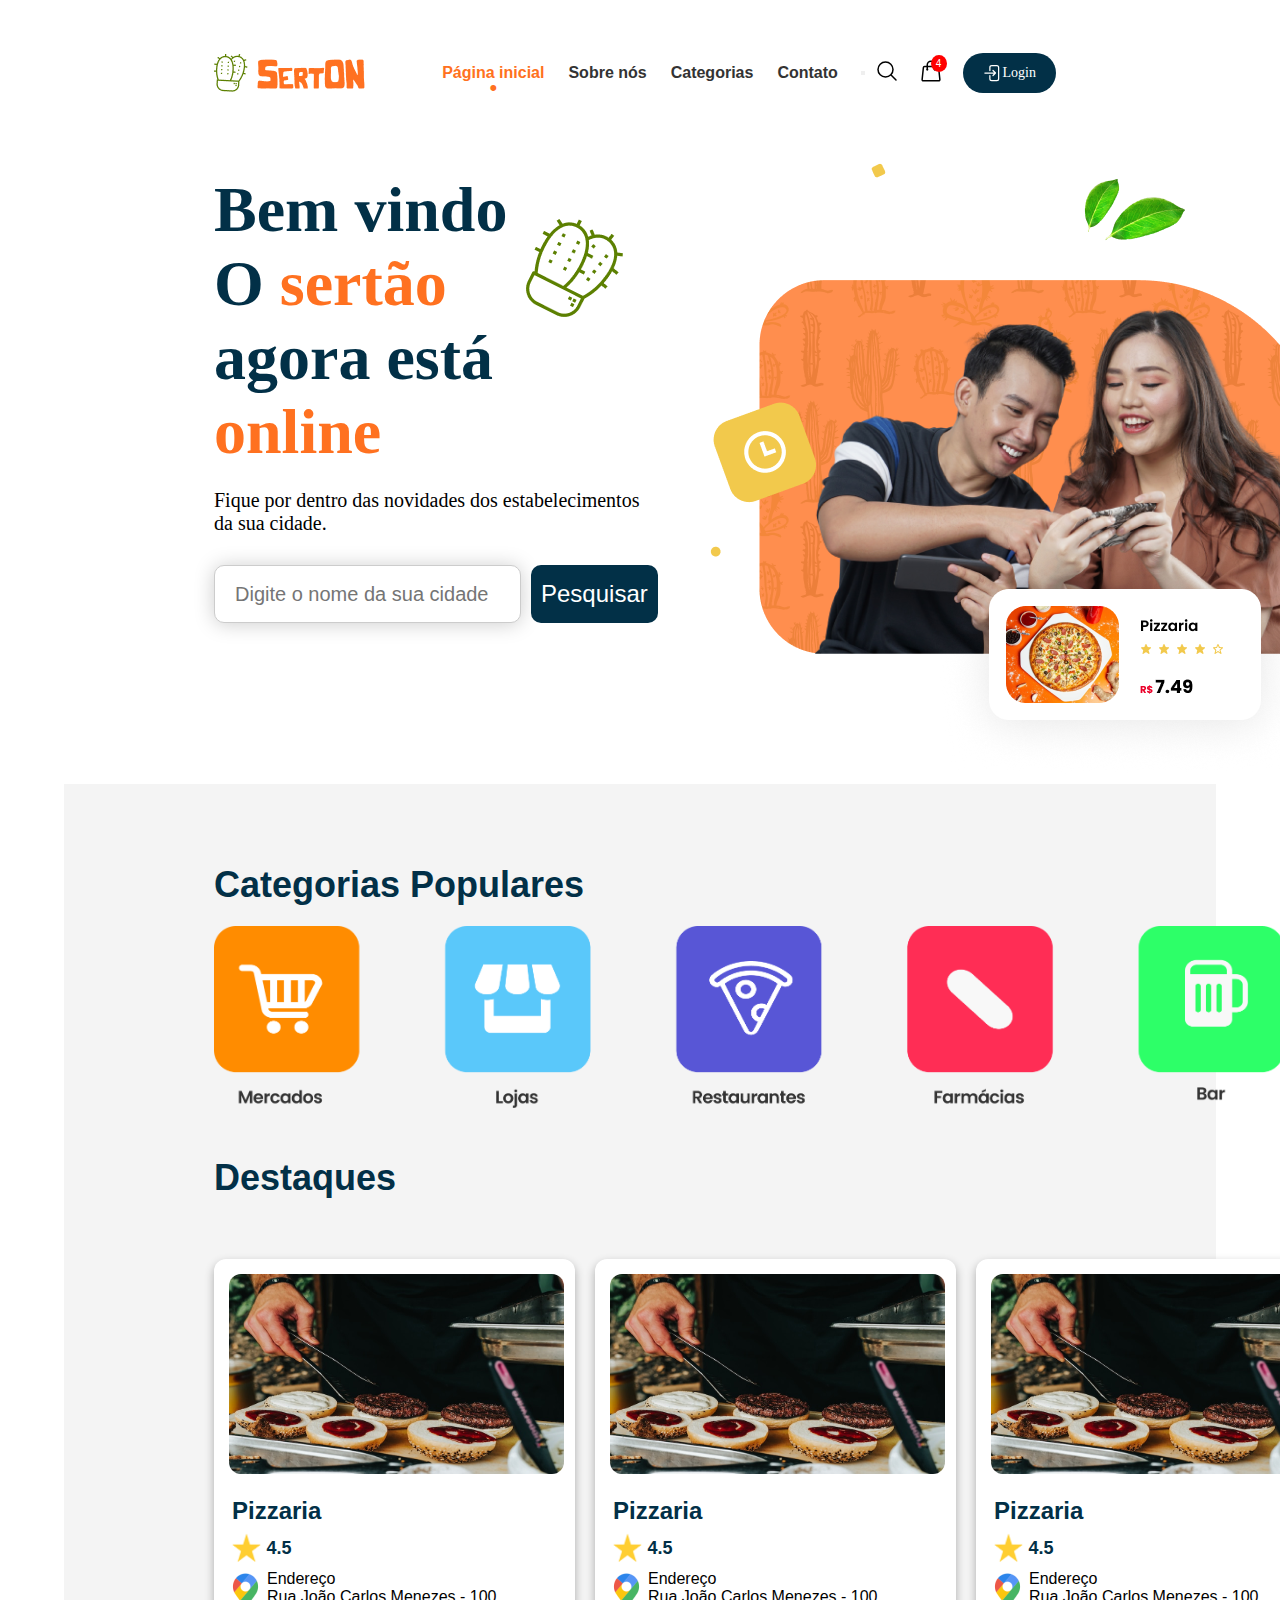
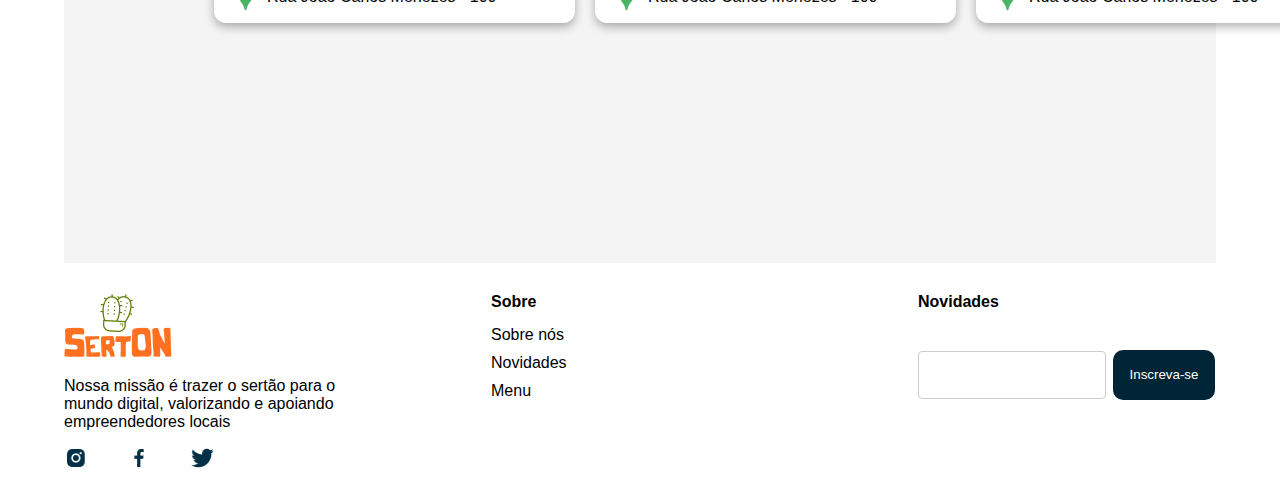
<file: sertonFigma/index.html>
<!DOCTYPE html>
<html lang="pt-br">
<head>
    <meta charset="UTF-8">
    <meta name="viewport" content="width=device-width, initial-scale=1.0">
    <title>Página Inicial</title>
    <link rel="stylesheet" href="css\style.css">
   
</head>
<body>
    <div class="container">
        <header class="header-index">
            <div class="logo">
                <img src="assets\images\logo.png" alt="Logo Serton" />
            </div>
            <nav class="index-nav">
                <ul>
                    <li class="active"><a href="index.html">Página inicial</a></li>
                    <li><a href="about.html">Sobre nós</a></li>
                    <li><a href="categorias.html">Categorias</a></li>
                    <li><a href="#">Contato</a></li>
                </ul>
            </nav>
            <nav class="index-nav-telinha">
                <ul>
                    <li class="active"><a href="index.html">Página inicial</a></li>
                    <li><a href="about.html">Sobre nós</a></li>
                    <li><a href="categorias.html">Categorias</a></li>
                </ul>
            </nav>
            
            
            <div class="buttons">
                <button  aria-label="Toggle menu">
                    <img class="menu-h-button" src="assets/images/menu-icon.jpg" alt="Menu">
                  </button>

                <div>
                    
                    <svg xmlns="http://www.w3.org/2000/svg" fill="none" viewBox="0 0 24 24" stroke-width="1.5" stroke="currentColor" class="icon">
                        <path stroke-linecap="round" stroke-linejoin="round" d="m21 21-5.197-5.197m0 0A7.5 7.5 0 1 0 5.196 5.196a7.5 7.5 0 0 0 10.607 10.607Z" />
                    </svg>
                </div>
                <div>
                    <span class="notifications">4</span>
                    <svg xmlns="http://www.w3.org/2000/svg" fill="none" viewBox="0 0 24 24" stroke-width="1.5" stroke="currentColor" class="icon">
                        <path stroke-linecap="round" stroke-linejoin="round" d="M15.75 10.5V6a3.75 3.75 0 1 0-7.5 0v4.5m11.356-1.993 1.263 12c.07.665-.45 1.243-1.119 1.243H4.25a1.125 1.125 0 0 1-1.12-1.243l1.264-12A1.125 1.125 0 0 1 5.513 7.5h12.974c.576 0 1.059.435 1.119 1.007ZM8.625 10.5a.375.375 0 1 1-.75 0 .375.375 0 0 1 .75 0Zm7.5 0a.375.375 0 1 1-.75 0 .375.375 0 0 1 .75 0Z" />
                      </svg>
                </div>
                <div>
                    <a href="#" class="button-login">
                        <svg xmlns="http://www.w3.org/2000/svg" fill="none" viewBox="0 0 24 24" stroke-width="1.5" stroke="currentColor" width="20">
                            <path stroke-linecap="round" stroke-linejoin="round" d="M8.25 9V5.25A2.25 2.25 0 0 1 10.5 3h6a2.25 2.25 0 0 1 2.25 2.25v13.5A2.25 2.25 0 0 1 16.5 21h-6a2.25 2.25 0 0 1-2.25-2.25V15M12 9l3 3m0 0-3 3m3-3H2.25" />
                        </svg>                          
                        <span>Login</span>
                    </a>
                </div>
            </div>
        </header>
        <section class="sectionIndex">
            <div class="left">
                <div class="leftCacto">
                    <img src="assets\images\cactus.png" class="cacto" alt="Cacto" />
                    <h1>Bem vindo</h1>
                    <h1>O <span class="orange">sertão</span><br>agora está <span class="orange">online</span></h1>
                </div>
                <div class="formIndex">
                    <p class="subtitle">Fique por dentro das novidades dos estabelecimentos da sua cidade.</p>
                    <form action="#">
                        <input type="text" placeholder="Digite o nome da sua cidade" />
                        <button >Pesquisar</button>
                    </form>
                </div>
            </div>
            <div class="right">
                <img src="assets\images\banner.png" class="people" alt="Banner" />
                <img src="assets\images\pizza.png" class="pizza" alt="Pizza" />
            </div>
        </section>
        
       
    </div>
    <section class="categorias-populares">
        <div class="categPop-titulo">
            <p>Categorias Populares</p>
            <img src="assets\images\categ-pop.png" alt="" class="categ-pop-img">
        </div>
        <p class="destaques-titulo">Destaques</p>
        <div class="destaques">
                <article class="caixa-pop"> 
                    <img src="assets\images\hamburguer.jpeg" alt="pizza sendo servida" class="caixa-img-pop">

                    <p class="caixa-nome-pop">Pizzaria </p>

                    <div class="caixa-avaliacao-pop">
                        <img 
                        src="assets\images\estrelaAvalicacao.png" alt="estrelinha" 
                        class="caixa-estrela-pop">
                        <p>4.5</p>
                    </div>
                    <div class="caixa-localizacao-endereco-pop">
                        <img src="assets\images\iconeLocalizacao.png" alt="localização" class="caixa-localizacao-pop">
                        <p>Endereço<br>Rua João Carlos  Menezes - 100 </p>
                    </div>
                </article>

                <article class="caixa-pop"> 
                    <img src="assets\images\hamburguer.jpeg" alt="pizza sendo servida" class="caixa-img-pop">

                    <p class="caixa-nome-pop">Pizzaria </p>

                    <div class="caixa-avaliacao-pop">
                        <img 
                        src="assets\images\estrelaAvalicacao.png" alt="estrelinha" 
                        class="caixa-estrela-pop">
                        <p>4.5</p>
                    </div>
                    <div class="caixa-localizacao-endereco-pop">
                        <img src="assets\images\iconeLocalizacao.png" alt="localização" class="caixa-localizacao-pop">
                        <p>Endereço<br>Rua João Carlos  Menezes - 100 </p>
                    </div>
                </article>

                <article class="caixa-pop"> 
                    <img src="assets\images\hamburguer.jpeg" alt="pizza sendo servida" class="caixa-img-pop">

                    <p class="caixa-nome-pop">Pizzaria </p>

                    <div class="caixa-avaliacao-pop">
                        <img 
                        src="assets\images\estrelaAvalicacao.png" alt="estrelinha" 
                        class="caixa-estrela-pop">
                        <p>4.5</p>
                    </div>
                    <div class="caixa-localizacao-endereco-pop">
                        <img src="assets\images\iconeLocalizacao.png" alt="localização" class="caixa-localizacao-pop">
                        <p>Endereço<br>Rua João Carlos  Menezes - 100 </p>
                    </div>
                </article>
        </div>
    </div>
        
    </section>
     
    <footer class="indexFooter">
        <div class="logo-missao">
            <img src="assets\images\logo2.png" alt="" class="logo2">
            <p>Nossa missão é trazer o sertão para o mundo digital, valorizando e apoiando empreendedores locais</p>
            <img src="assets\images\redes-sociais.png" alt="" class="redes-sociais">
        </div>
        <div class="footer-sobre">
            <p><b>Sobre</b></p>
            <ul>
                <li>Sobre nós</li>
                <li>Novidades</li>
                <li>Menu</li>
            </ul>
        </div>
        <div class="footer-novidades">
            <p>Novidades</p>
            <div class="footer-novidades-input-grupo">
                <form action="">
                    <input type="text">
                </form>
            <button>Inscreva-se</button>
            </div>
            
        </div>
    </footer>
    <script src="js/scripts.js"></script>
</body>
</html>
</file>
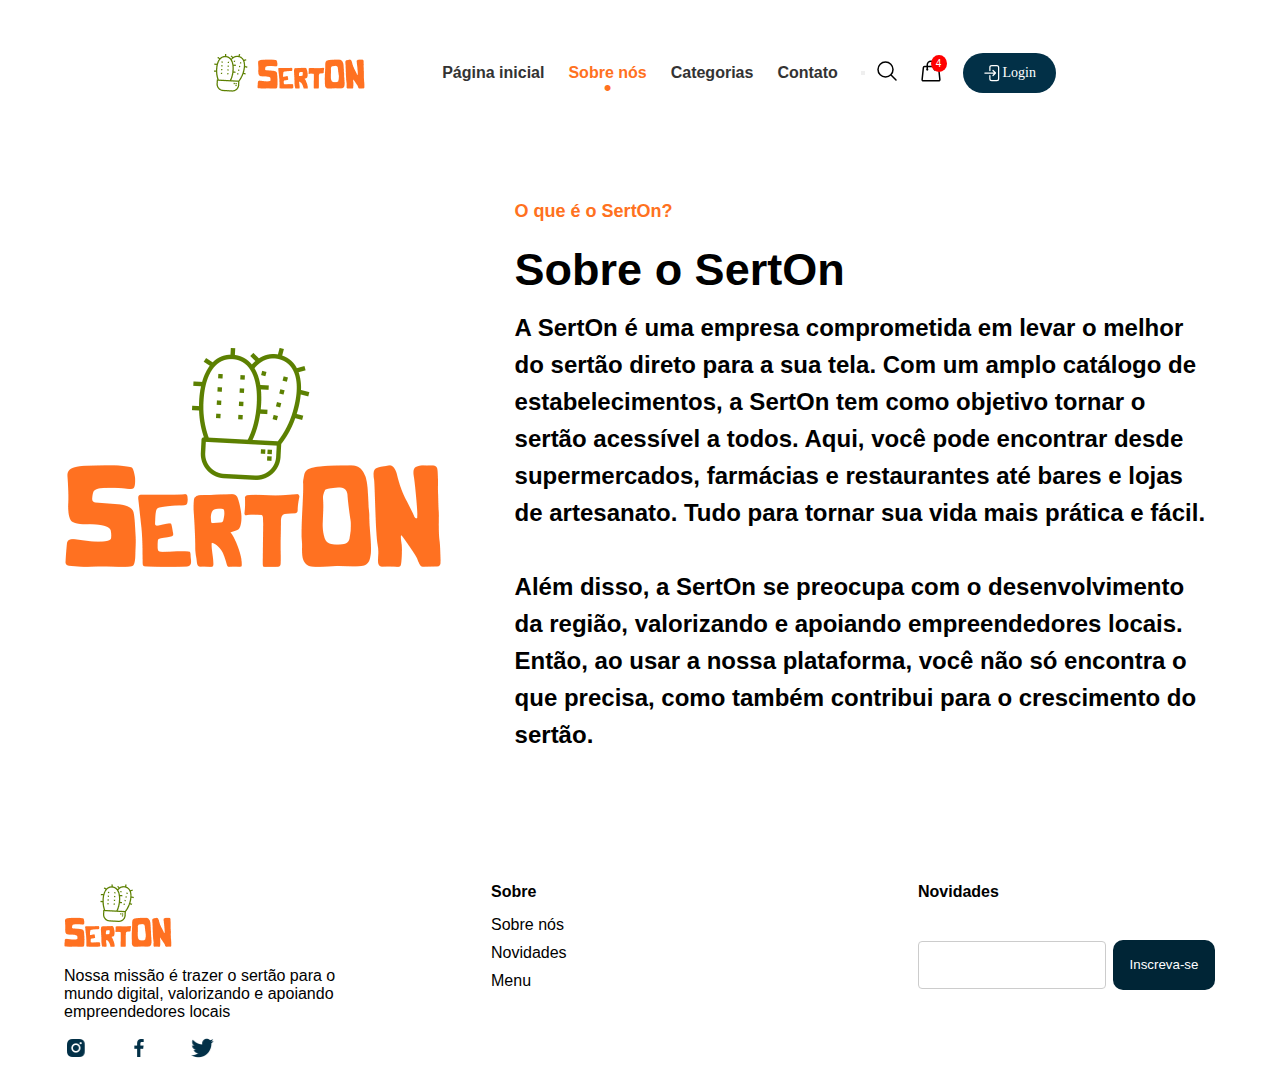
<file: sertonFigma/about.html>
<!DOCTYPE html>
<html lang="pt-br">
<head>
    <meta charset="UTF-8">
    <meta name="viewport" content="width=device-width, initial-scale=1.0">
    <title>Sobre nós</title>
    <link rel="stylesheet" href="css\style.css">
</head>
<body class="about-container">
    <div class="container">
        <header class="about-container-header">
            <div class="logo">
                <img src="assets\images\logo.png" alt="Logo Serton" />
            </div>
            <nav>
                <ul>
                    <li><a href="index.html">Página inicial</a></li>
                    <li class="active"><a href="about.html">Sobre nós</a></li>
                    <li><a href="categorias.html">Categorias</a></li>
                    <li><a href="#">Contato</a></li>
                </ul>
            </nav>
            <nav class="index-nav-telinha">
                <ul>
                    <li class="active"><a href="index.html">Página inicial</a></li>
                    <li><a href="about.html">Sobre nós</a></li>
                    <li><a href="categorias.html">Categorias</a></li>
                </ul>
            </nav>
            <div class="buttons">
                <button  aria-label="Toggle menu">
                    <img class="menu-h-button" src="assets/images/menu-icon.jpg" alt="Menu">
                  </button>
                <div>
                    <svg xmlns="http://www.w3.org/2000/svg" fill="none" viewBox="0 0 24 24" stroke-width="1.5" stroke="currentColor" class="icon">
                        <path stroke-linecap="round" stroke-linejoin="round" d="m21 21-5.197-5.197m0 0A7.5 7.5 0 1 0 5.196 5.196a7.5 7.5 0 0 0 10.607 10.607Z" />
                    </svg>
                </div>
                <div>
                    <span class="notifications">4</span>
                    <svg xmlns="http://www.w3.org/2000/svg" fill="none" viewBox="0 0 24 24" stroke-width="1.5" stroke="currentColor" class="icon">
                        <path stroke-linecap="round" stroke-linejoin="round" d="M15.75 10.5V6a3.75 3.75 0 1 0-7.5 0v4.5m11.356-1.993 1.263 12c.07.665-.45 1.243-1.119 1.243H4.25a1.125 1.125 0 0 1-1.12-1.243l1.264-12A1.125 1.125 0 0 1 5.513 7.5h12.974c.576 0 1.059.435 1.119 1.007ZM8.625 10.5a.375.375 0 1 1-.75 0 .375.375 0 0 1 .75 0Zm7.5 0a.375.375 0 1 1-.75 0 .375.375 0 0 1 .75 0Z" />
                      </svg>
                </div>
                <div>
                    <a href="#" class="button-login">
                        <svg xmlns="http://www.w3.org/2000/svg" fill="none" viewBox="0 0 24 24" stroke-width="1.5" stroke="currentColor" width="20">
                            <path stroke-linecap="round" stroke-linejoin="round" d="M8.25 9V5.25A2.25 2.25 0 0 1 10.5 3h6a2.25 2.25 0 0 1 2.25 2.25v13.5A2.25 2.25 0 0 1 16.5 21h-6a2.25 2.25 0 0 1-2.25-2.25V15M12 9l3 3m0 0-3 3m3-3H2.25" />
                        </svg>                          
                        <span>Login</span>
                    </a>
                </div>
            </div> 
        </header>

        
    </div>
    <div class="conteudo_about">
        <img src="assets\images\nome_e_cactus.png" alt="nome serton com desenho de cacto em cima">
        <div class="textoAbout">
            <h2>O que é o SertOn?</h2>
            <p id="sobreSerton">Sobre o SertOn</p>
            <p id="paragrafos">
                A SertOn é uma empresa comprometida em levar o melhor do sertão direto para a sua tela. Com um amplo catálogo de estabelecimentos, a SertOn tem como objetivo tornar o sertão acessível a todos. Aqui, você pode encontrar desde supermercados, farmácias e restaurantes até bares e lojas de artesanato. Tudo para tornar sua vida mais prática e fácil.<br><br>
                Além disso, a SertOn se preocupa com o desenvolvimento da região, valorizando e apoiando empreendedores locais. Então, ao usar a nossa plataforma, você não só encontra o que precisa, como também contribui para o crescimento do sertão.
            </p>
        </div>
    </div>

    <footer class="indexFooter f-about">
        <div class="logo-missao">
            <img src="assets\images\logo2.png" alt="" class="logo2">
            <p>Nossa missão é trazer o sertão para o mundo digital, valorizando e apoiando empreendedores locais</p>
            <img src="assets\images\redes-sociais.png" alt="" class="redes-sociais">
        </div>
        <div class="footer-sobre">
            <p><b>Sobre</b></p>
            <ul>
                <li>Sobre nós</li>
                <li>Novidades</li>
                <li>Menu</li>
            </ul>
        </div>
        <div class="footer-novidades ">
            <p>Novidades</p>
            <div class="footer-novidades-input-grupo">
                <form action="">
                    <input type="text">
                </form>
            <button>Inscreva-se</button>
            </div>
            
        </div>
    </footer>
    <script src="js/scripts.js"></script>
</body>
</file>
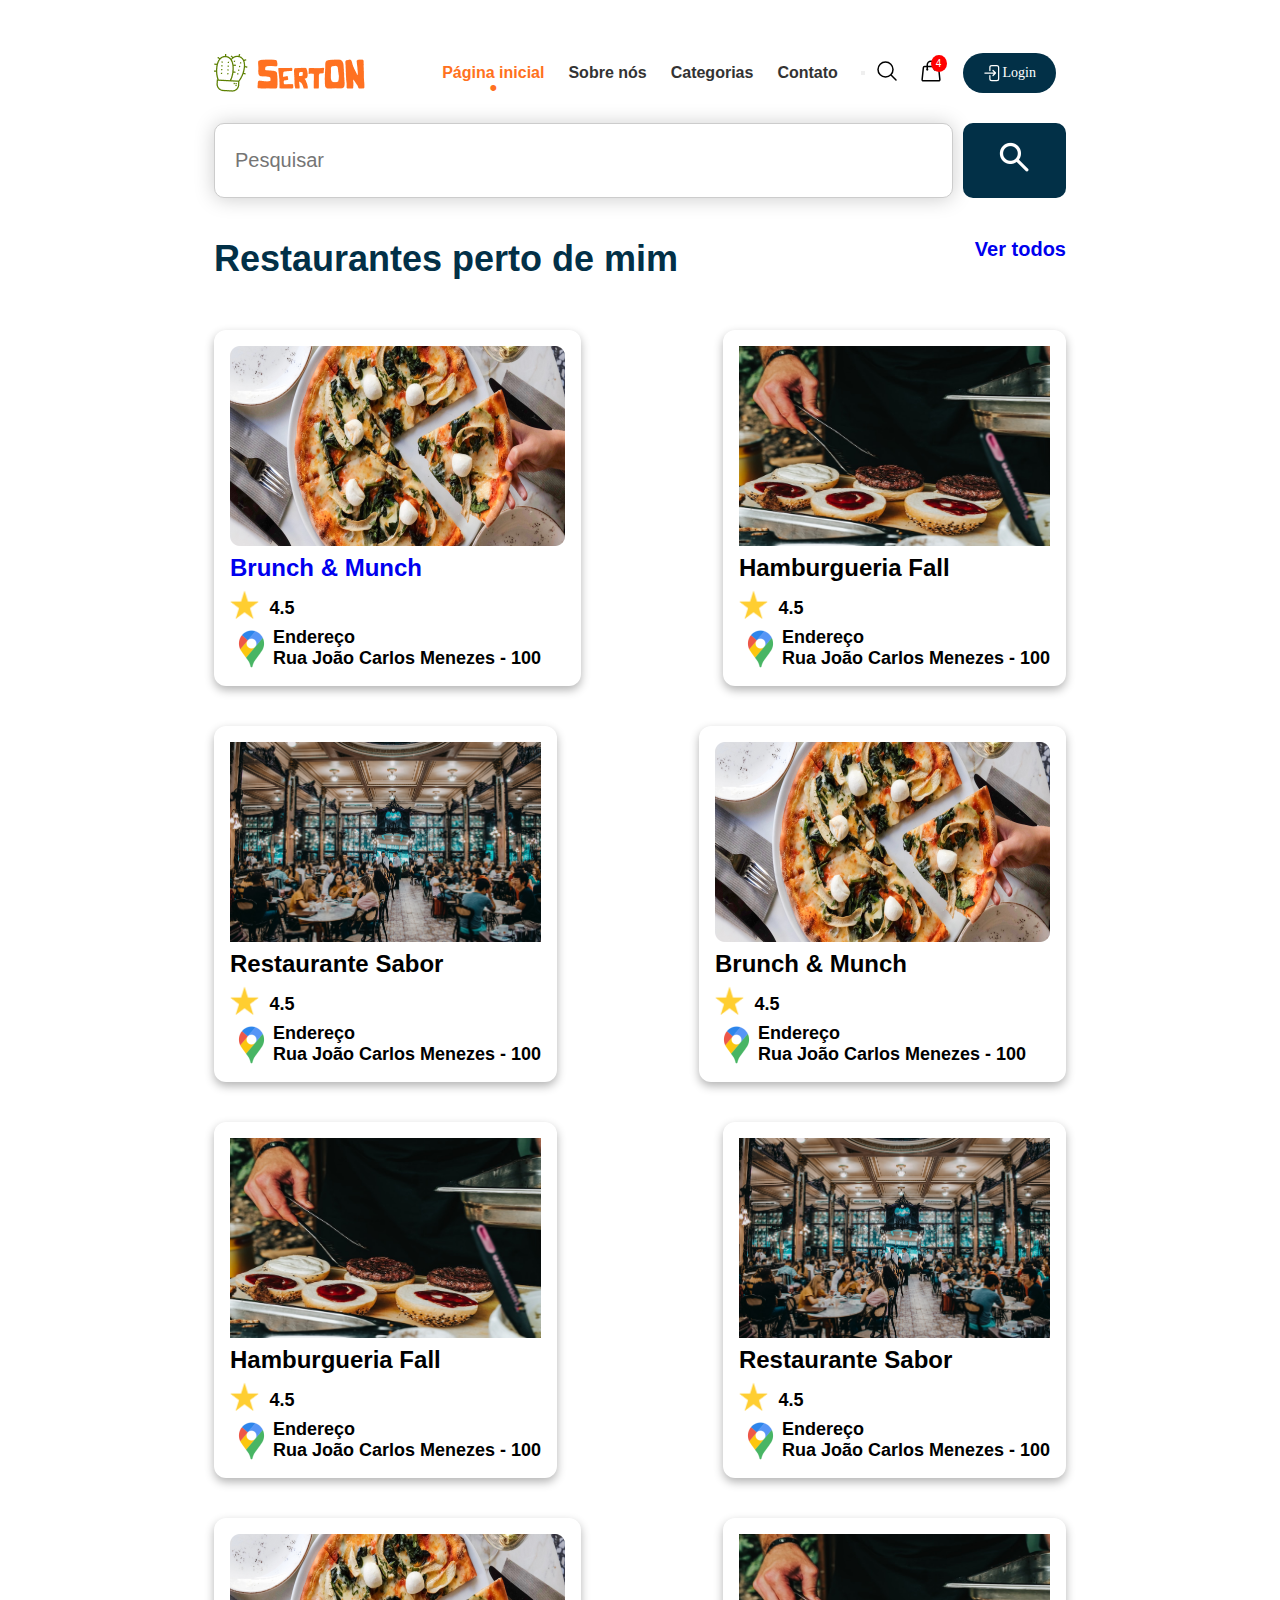
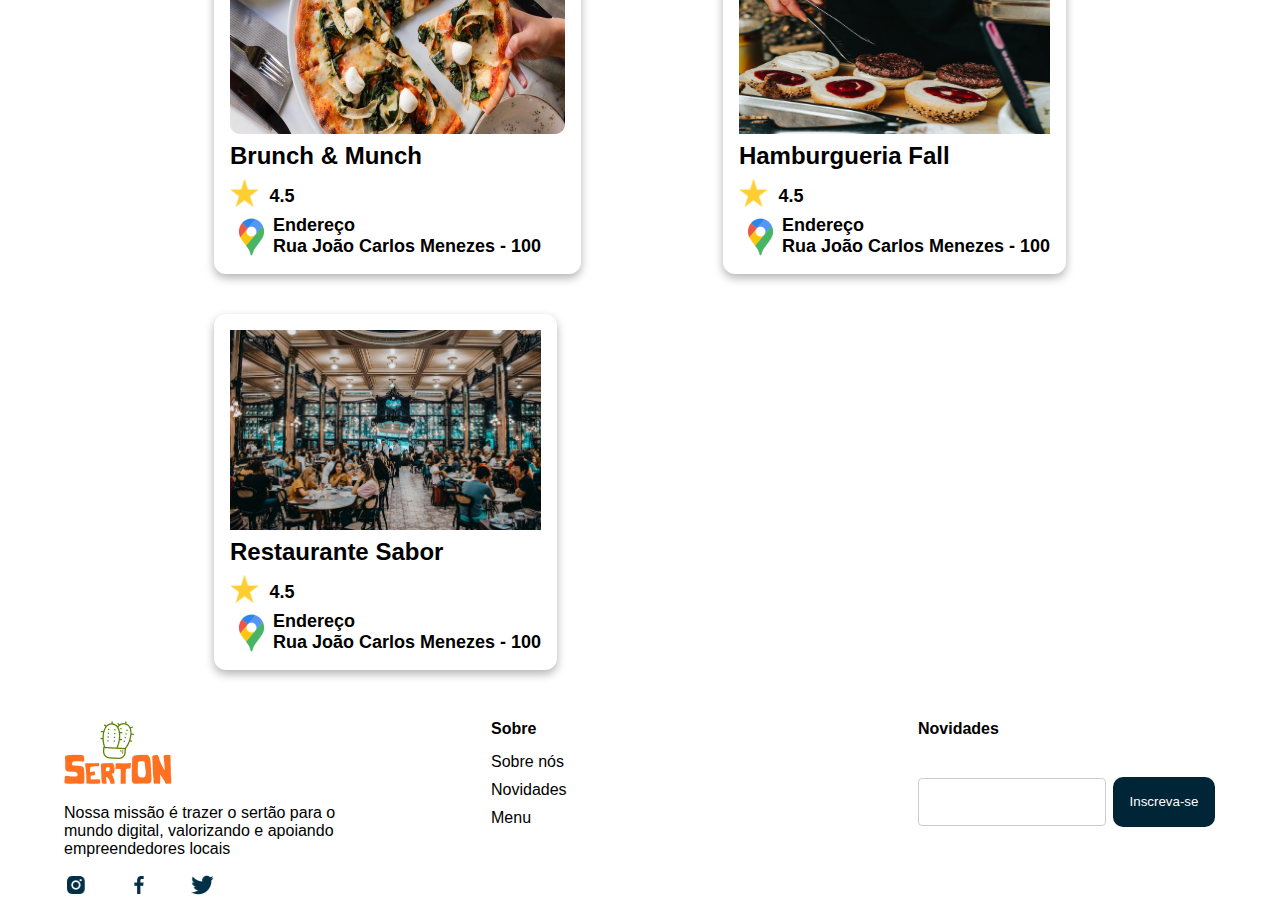
<file: sertonFigma/categorias.html>
<!DOCTYPE html>
<html lang="pt-br">
<head>
    <meta charset="UTF-8">
    <meta name="viewport" content="width=device-width, initial-scale=1.0">
    <title>Página Inicial</title>
    <link rel="stylesheet" href="css\style.css">
   
</head>
<body>
    <div class="container">
        <header class="header-index">
            <div class="logo">
                <img src="assets\images\logo.png" alt="Logo Serton" />
            </div>
            <nav class="index-nav">
                <ul>
                    <li class="active"><a href="index.html">Página inicial</a></li>
                    <li><a href="about.html">Sobre nós</a></li>
                    <li><a href="categorias.html">Categorias</a></li>
                    <li><a href="#">Contato</a></li>
                </ul>
            </nav>
            <nav class="index-nav-telinha">
                <ul>
                    <li class="active"><a href="index.html">Página inicial</a></li>
                    <li><a href="about.html">Sobre nós</a></li>
                    <li><a href="categorias.html">Categorias</a></li>
                </ul>
            </nav>
            
            
            <div class="buttons">
                <button  aria-label="Toggle menu">
                    <img class="menu-h-button" src="assets/images/menu-icon.jpg" alt="Menu">
                  </button>

                <div>
                    
                    <svg xmlns="http://www.w3.org/2000/svg" fill="none" viewBox="0 0 24 24" stroke-width="1.5" stroke="currentColor" class="icon">
                        <path stroke-linecap="round" stroke-linejoin="round" d="m21 21-5.197-5.197m0 0A7.5 7.5 0 1 0 5.196 5.196a7.5 7.5 0 0 0 10.607 10.607Z" />
                    </svg>
                </div>
                <div>
                    <span class="notifications">4</span>
                    <svg xmlns="http://www.w3.org/2000/svg" fill="none" viewBox="0 0 24 24" stroke-width="1.5" stroke="currentColor" class="icon">
                        <path stroke-linecap="round" stroke-linejoin="round" d="M15.75 10.5V6a3.75 3.75 0 1 0-7.5 0v4.5m11.356-1.993 1.263 12c.07.665-.45 1.243-1.119 1.243H4.25a1.125 1.125 0 0 1-1.12-1.243l1.264-12A1.125 1.125 0 0 1 5.513 7.5h12.974c.576 0 1.059.435 1.119 1.007ZM8.625 10.5a.375.375 0 1 1-.75 0 .375.375 0 0 1 .75 0Zm7.5 0a.375.375 0 1 1-.75 0 .375.375 0 0 1 .75 0Z" />
                      </svg>
                </div>
                <div>
                    <a href="#" class="button-login">
                        <svg xmlns="http://www.w3.org/2000/svg" fill="none" viewBox="0 0 24 24" stroke-width="1.5" stroke="currentColor" width="20">
                            <path stroke-linecap="round" stroke-linejoin="round" d="M8.25 9V5.25A2.25 2.25 0 0 1 10.5 3h6a2.25 2.25 0 0 1 2.25 2.25v13.5A2.25 2.25 0 0 1 16.5 21h-6a2.25 2.25 0 0 1-2.25-2.25V15M12 9l3 3m0 0-3 3m3-3H2.25" />
                        </svg>                          
                        <span>Login</span>
                    </a>
                </div>
            </div>
        </header>
        
        <div class="formCateg">
            <form action="#" class="formCategoria">
                <input type="text" placeholder="Pesquisar" />
                <button aria-label="pesquisar">
                    <img src="assets\images\search.png" alt="ícone de pesquisar">
                </button>
            </form>
        </div>
        <div class="entre-form-categ-e-itens">
            <p>Restaurantes perto de mim</p>
            <a href="#" style="font-size: 20px; text-decoration: none;">Ver todos</a>
        </div>
        
        <section class="sectionCateg">
            <article class="caixa-restaurante"> <!-- primeiro item -->
                <img src="assets\images\categItem1.png" alt="pizza sendo servida" class="caixa-img">

                <a href="restaurante.html" style="text-decoration: none;">
                    <p class="caixa-nome">Brunch & Munch</p>
                </a>

                <div class="caixa-avaliacao">
                    <img src="assets\images\estrelaAvalicacao.png" alt="estrelinha" class="caixa-estrela">
                    <p>4.5</p>
                </div>
                
                <div class="caixa-localizacao-endereco">
                    <img src="assets\images\iconeLocalizacao.png" alt="localização" class="caixa-localizacao">
                    <p>Endereço<br>Rua João Carlos  Menezes - 100 </p>
                </div>
            </article>

            <article class="caixa-restaurante"> <!-- segundo item-->
                <img src="assets\images\hamburguer.jpeg" alt="pizza sendo servida" class="caixa-img">

                <p class="caixa-nome">Hamburgueria Fall</p>

                <div class="caixa-avaliacao">
                    <img src="assets\images\estrelaAvalicacao.png" alt="estrelinha" class="caixa-estrela">
                    <p>4.5</p>
                </div>
                
                <div class="caixa-localizacao-endereco">
                    <img src="assets\images\iconeLocalizacao.png" alt="localização" class="caixa-localizacao">
                    <p>Endereço<br>Rua João Carlos  Menezes - 100 </p>
                </div>
            </article>

            <article class="caixa-restaurante"> <!-- terceiro item-->
                <img src="assets\images\resto-cheio.jpeg" alt="pizza sendo servida" class="caixa-img">

                <p class="caixa-nome">Restaurante Sabor</p>

                <div class="caixa-avaliacao">
                    <img src="assets\images\estrelaAvalicacao.png" alt="estrelinha" class="caixa-estrela">
                    <p>4.5</p>
                </div>
                
                <div class="caixa-localizacao-endereco">
                    <img src="assets\images\iconeLocalizacao.png" alt="localização" class="caixa-localizacao">
                    <p>Endereço<br>Rua João Carlos  Menezes - 100 </p>
                </div>
            </article>
            
            <article class="caixa-restaurante"> <!-- quarto item-->
                <img src="assets\images\categItem1.png" alt="pizza sendo servida" class="caixa-img">

                <p class="caixa-nome">Brunch & Munch</p>

                <div class="caixa-avaliacao">
                    <img src="assets\images\estrelaAvalicacao.png" alt="estrelinha" class="caixa-estrela">
                    <p>4.5</p>
                </div>
                
                <div class="caixa-localizacao-endereco">
                    <img src="assets\images\iconeLocalizacao.png" alt="localização" class="caixa-localizacao">
                    <p>Endereço<br>Rua João Carlos  Menezes - 100 </p>
                </div>
            </article>

            <article class="caixa-restaurante"> <!-- quinto item-->
                <img src="assets\images\hamburguer.jpeg" alt="pizza sendo servida" class="caixa-img">

                <p class="caixa-nome">Hamburgueria Fall</p>

                <div class="caixa-avaliacao">
                    <img src="assets\images\estrelaAvalicacao.png" alt="estrelinha" class="caixa-estrela">
                    <p>4.5</p>
                </div>
                
                <div class="caixa-localizacao-endereco">
                    <img src="assets\images\iconeLocalizacao.png" alt="localização" class="caixa-localizacao">
                    <p>Endereço<br>Rua João Carlos  Menezes - 100 </p>
                </div>
            </article>

            <article class="caixa-restaurante"> <!-- sexto item-->      
                <img src="assets\images\resto-cheio.jpeg" alt="pizza sendo servida" class="caixa-img">

                <p class="caixa-nome">Restaurante Sabor</p>

                <div class="caixa-avaliacao">
                    <img src="assets\images\estrelaAvalicacao.png" alt="estrelinha" class="caixa-estrela">
                    <p>4.5</p>
                </div>
                
                <div class="caixa-localizacao-endereco">
                    <img src="assets\images\iconeLocalizacao.png" alt="localização" class="caixa-localizacao">
                    <p>Endereço<br>Rua João Carlos  Menezes - 100 </p>
                </div>
            </article>
             
            <article class="caixa-restaurante"> <!-- septimo item-->
                <img src="assets\images\categItem1.png" alt="pizza sendo servida" class="caixa-img">

                <p class="caixa-nome">Brunch & Munch</p>

                <div class="caixa-avaliacao">
                    <img src="assets\images\estrelaAvalicacao.png" alt="estrelinha" class="caixa-estrela">
                    <p>4.5</p>
                </div>
                
                <div class="caixa-localizacao-endereco">
                    <img src="assets\images\iconeLocalizacao.png" alt="localização" class="caixa-localizacao">
                    <p>Endereço<br>Rua João Carlos  Menezes - 100 </p>
                </div>
            </article>

            <article class="caixa-restaurante"> <!-- oitavo item-->
                <img src="assets\images\hamburguer.jpeg" alt="pizza sendo servida" class="caixa-img">

                <p class="caixa-nome">Hamburgueria Fall</p>

                <div class="caixa-avaliacao">
                    <img src="assets\images\estrelaAvalicacao.png" alt="estrelinha" class="caixa-estrela">
                    <p>4.5</p>
                </div>
                
                <div class="caixa-localizacao-endereco">
                    <img src="assets\images\iconeLocalizacao.png" alt="localização" class="caixa-localizacao">
                    <p>Endereço<br>Rua João Carlos  Menezes - 100 </p>
                </div>
            </article>

            <article class="caixa-restaurante"> <!-- nono item-->
                <img src="assets\images\resto-cheio.jpeg" alt="pizza sendo servida" class="caixa-img">

                <p class="caixa-nome">Restaurante Sabor</p>

                <div class="caixa-avaliacao">
                    <img src="assets\images\estrelaAvalicacao.png" alt="estrelinha" class="caixa-estrela">
                    <p>4.5</p>
                </div>
                
                <div class="caixa-localizacao-endereco">
                    <img src="assets\images\iconeLocalizacao.png" alt="localização" class="caixa-localizacao">
                    <p>Endereço<br>Rua João Carlos  Menezes - 100 </p>
                </div>
            </article>
        </section>
    </div>

    <footer class="indexFooter">
        <div class="logo-missao">
            <img src="assets\images\logo2.png" alt="" class="logo2">
            <p>Nossa missão é trazer o sertão para o mundo digital, valorizando e apoiando empreendedores locais</p>
            <img src="assets\images\redes-sociais.png" alt="" class="redes-sociais">
        </div>
        <div class="footer-sobre">
            <p><b>Sobre</b></p>
            <ul>
                <li>Sobre nós</li>
                <li>Novidades</li>
                <li>Menu</li>
            </ul>
        </div>
        <div class="footer-novidades">
            <p>Novidades</p>
            <div class="footer-novidades-input-grupo">
                <form action="">
                    <input type="text">
                </form>
            <button>Inscreva-se</button>
            </div>
            
        </div>
    </footer>

    <script src="js/scripts.js"></script>
</body>
</html>
</file>
